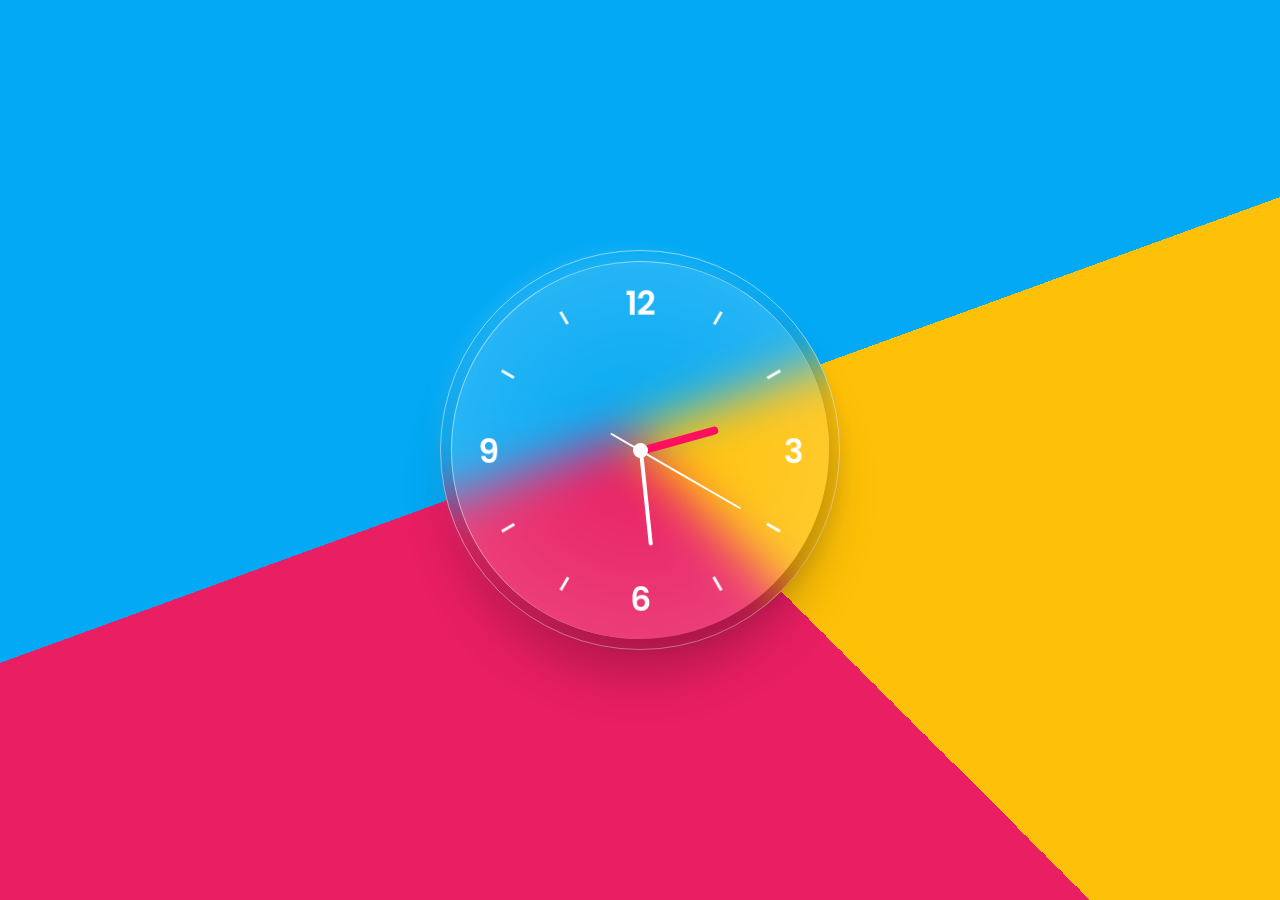
<file: ceas/index.html>
<!DOCTYPE html>
<html lang="en">
<head>
   <meta charset="UTF-8">
   <meta name="viewport" content="width=device-width, initial-scale=1.0">
   <meta http-equiv="X-UA-Compatible" content="ie=edge">
  <link rel="stylesheet" href="style.css" type="text/css" media="all" />
  <title>Document</title>
</head>
<body>
  <div class="container">
    <div class="box">
      <div class="clock">
        <div class="hour">
          <div class="hr" id="hr"></div>
        </div>
        <div class="min">
          <div class="mn" id="mn"></div>
        </div>
        <div class="sec">
          <div class="sc" id="sc"></div>
        </div>
      </div>
    </div>
  </div>
<script>
const deg = 6;
const hr = document.querySelector("#hr");
const mn = document.querySelector("#mn");
const sc = document.querySelector("#sc");

setInterval(() => {
  let day = new Date();
  let hh = day.getHours() * 30;
  let mm = day.getMinutes() * deg;
  let ss = day.getSeconds() * deg;
  
  hr.style.transform = `rotateZ(${hh+(mm/12)}deg)`;
  mn.style.transform = `rotateZ(${(mm)}deg)`;
  sc.style.transform = `rotateZ(${(ss)}deg)`;
});
</script>
</body>
</html>
</file>
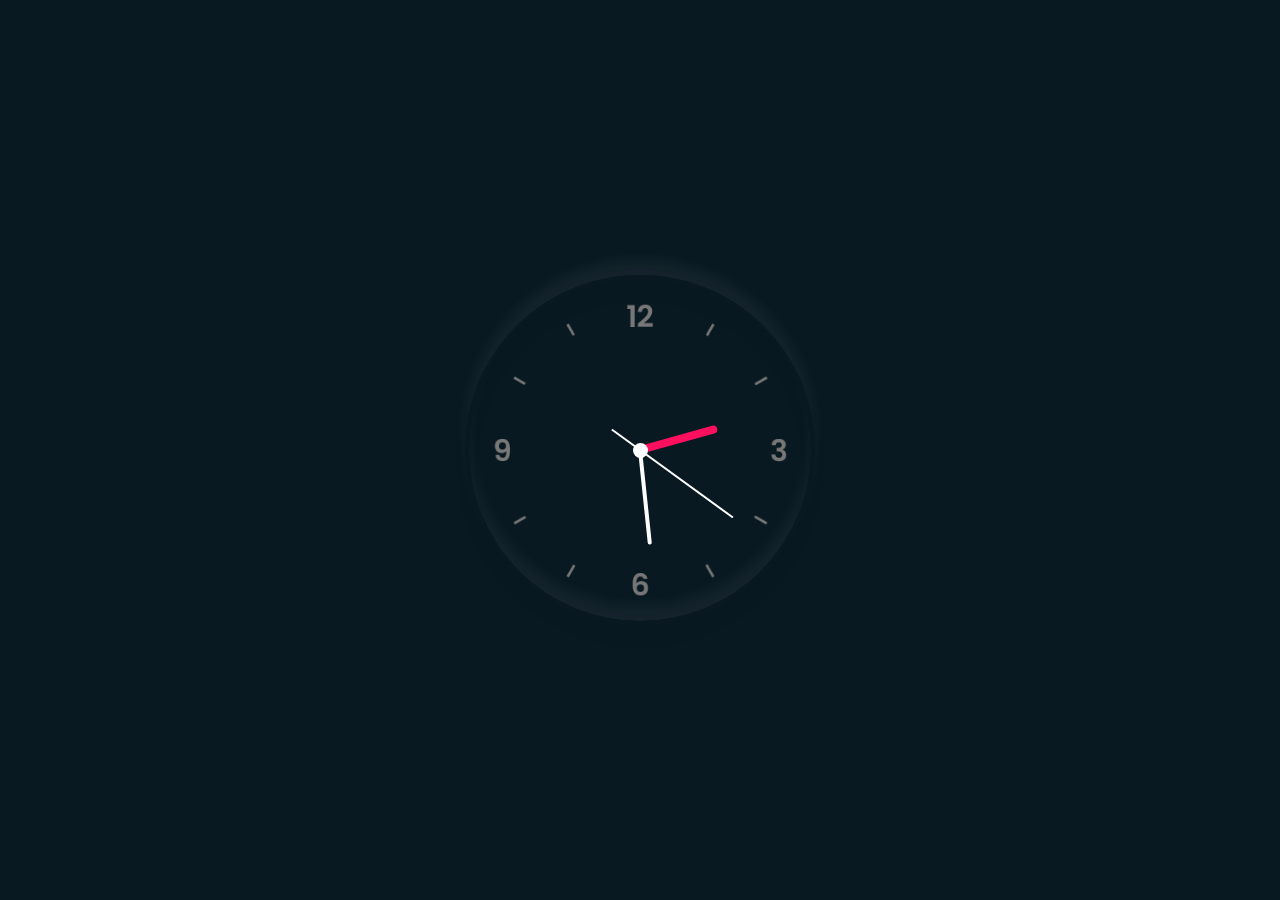
<file: ceas2/index.html>
<!DOCTYPE html>
<html lang="en">
<head>
  <meta charset="UTF-8">
  <meta name="viewport" content="width=device-width, initial-scale=1.0">
  <meta http-equiv="X-UA-Compatible" content="ie=edge">
  <link rel="stylesheet" href="style.css" type="text/css" media="all" />
  <title>Document</title>
</head>
<body>
  <div class="container">
    <div class="box">
      <div class="clock">
        <div class="hour">
          <div class="hr" id="hr"></div>
        </div>
        <div class="min">
          <div class="mn" id="mn"></div>
        </div>
        <div class="sec">
          <div class="sc" id="sc"></div>
        </div>
      </div>
    </div>
  </div>
<script>
const deg = 6;
const hr = document.querySelector("#hr");
const mn = document.querySelector("#mn");
const sc = document.querySelector("#sc");
setInterval(() => {
  let day = new Date();
  let hh = day.getHours() * 30;
  let mm = day.getMinutes() * deg;
  let ss = day.getSeconds() * deg;
  
  hr.style.transform = `rotateZ(${hh+(mm/12)}deg)`;
  mn.style.transform = `rotateZ(${(mm)}deg)`;
  sc.style.transform = `rotateZ(${(ss)}deg)`;
});
</script>
</body>
</html>
</file>
<file: ceas/style.css>
* {
  margin: 0;
  padding: 0;
  box-sizing: border-box;
}

body {
  display: flex;
  justify-content: center;
  align-items: center;
  min-height: 100vh;
}

body::before {
  content: '';
  position: absolute;
  top: 0;
  left: 0;
  width: 100%;
  height: 100%;
  background: linear-gradient(45deg,#e91e63,#e91e63 50%,#ffc107 50%,#ffc107);
}

body::after {
  content: '';
  position: absolute;
  top: -20px;
  left: 0;
  width: 100%;
  height: 100%;
  background: linear-gradient(160deg,#03a9f4,#03a9f4 50%,transparent 50%,transparent);
  animation: animate 5s ease-in-out infinite;
}

@keyframes animate {
  0%, 100% {
    transform: translateY(10px);
  }
  50% {
    transform: translateY(-10px);
  }
}

.container {
  position: relative;
}

.conainer::before {
  content: '';
  position: absolute;
  bottom: -150%;
  width: 100%;
  height: 60px;
  background: radial-gradient(rgba(0,0,0,0.2),transparent,transparent);
  border-radius: 50%;
}

.box {
  position: relative;
  z-index: 1;
  width: 400px;
  height: 400px;
  backdrop-filter: blur(25px);
  border-radius: 50%;
  border: 1px solid rgba(255,255,255,0.5);
  animation: animate 5s ease-in-out infinite;
  animation-delay: -2.5s;
}

.clock {
  position: absolute;
  top: 10px;
  left: 10px;
  right: 10px;
  bottom: 10px;
  display: flex;
  justify-content: center;
  align-items: center;
  background: radial-gradient(transparent,rgba(255,255,255,0.2)),url(clock.png);
  background-size: cover;
  border-radius: 50%;
  backdrop-filter: blur(25px);
  border: 1px solid rgba(255,255,255,0.5);
  border-bottom: none;
  border-right: none;
  box-shadow: -10px -10px 20px rgba(255,255,255,0.1),
  10px 10px 20px rgba(0,0,0,0.1),
  0px 40px 50px rgba(0,0,0,0.2);
}

.clock::before {
  content: '';
  position: absolute;
  width: 15px;
  height: 15px;
  background: #fff;
  border-radius: 50%;
  z-index: 10000;
}

.hour, .min, .sec {
  position: absolute;
}

.hour, .hr {
  width: 160px;
  height: 160px;
}

.min, .mn {
  width: 190px;
  height: 190px;
}

.sec, .sc {
  width: 230px;
  height: 230px;
}

.hr, .mn, .sc {
  display: flex;
  justify-content: center;
  position: absolute;
  border-radius: 50%;
}

.hr::before {
  content: '';
  position: absolute;
  width: 8px;
  height: 80px;
  background: #ff105e;
  z-index: 11;
  border-radius: 6px;
}

.mn::before {
  content: '';
  position: absolute;
  width: 4px;
  height: 90px;
  background: #fff;
  z-index: 12;
  border-radius: 6px;
}

.sc::before {
  content: '';
  position: absolute;
  width: 2px;
  height: 150px;
  background: #fff;
  z-index: 12;
  border-radius: 6px;
}
</file>
<file: ceas2/style.css>
* {
  margin: 0;
  padding: 0;
  box-sizing: border-box;
}

body {
  display: flex;
  justify-content: center;
  align-items: center;
  min-height: 100vh;
  background: #091921;
}

.clock {
  width: 350px;
  height: 350px;
  display: flex;
  justify-content: center;
  align-items: center;
  background: url(clock.png);
  background-size: cover;
  border: 4px solid #091921;
  border-radius: 50%;
  box-shadow: 0 -15px 15px rgba(255,255,255,0.05),
             inset 0 -15px 15px rgba(255,255,255,0.05),
             0 15px 15px rgba(0,0,0,0.03),
             inset 0 15px 15px rgba(0,0,0,0.03);
}

.clock::before {
  content: '';
  position: absolute;
  width: 15px;
  height: 15px;
  background: #fff;
  border-radius: 50%;
  z-index: 10000;
}

.clock .hour, .clock .min, .clock .sec {
  position: absolute;
}

.clock .hour, .hr {
  width: 160px;
  height: 160px;
}

.clock .min, .mn {
  width: 190px;
  height: 190px;
}

.clock .sec, .sc {
  width: 230px;
  height: 230px;
}

.hr, .mn, .sc {
  display: flex;
  justify-content: center;
  position: absolute;
  border-radius: 50%;
}

.hr::before {
  content: '';
  position: absolute;
  width: 8px;
  height: 80px;
  background: #ff105e;
  z-index: 10;
  border-radius: 6px 6px 0 0;
}

.mn::before {
  content: '';
  position: absolute;
  width: 4px;
  height: 90px;
  background: #fff;
  z-index: 11;
  border-radius: 6px;
}

.sc::before {
  content: '';
  position: absolute;
  width: 2px;
  height: 150px;
  background: #fff;
  z-index: 12;
  border-radius: 6px;
}
</file>
